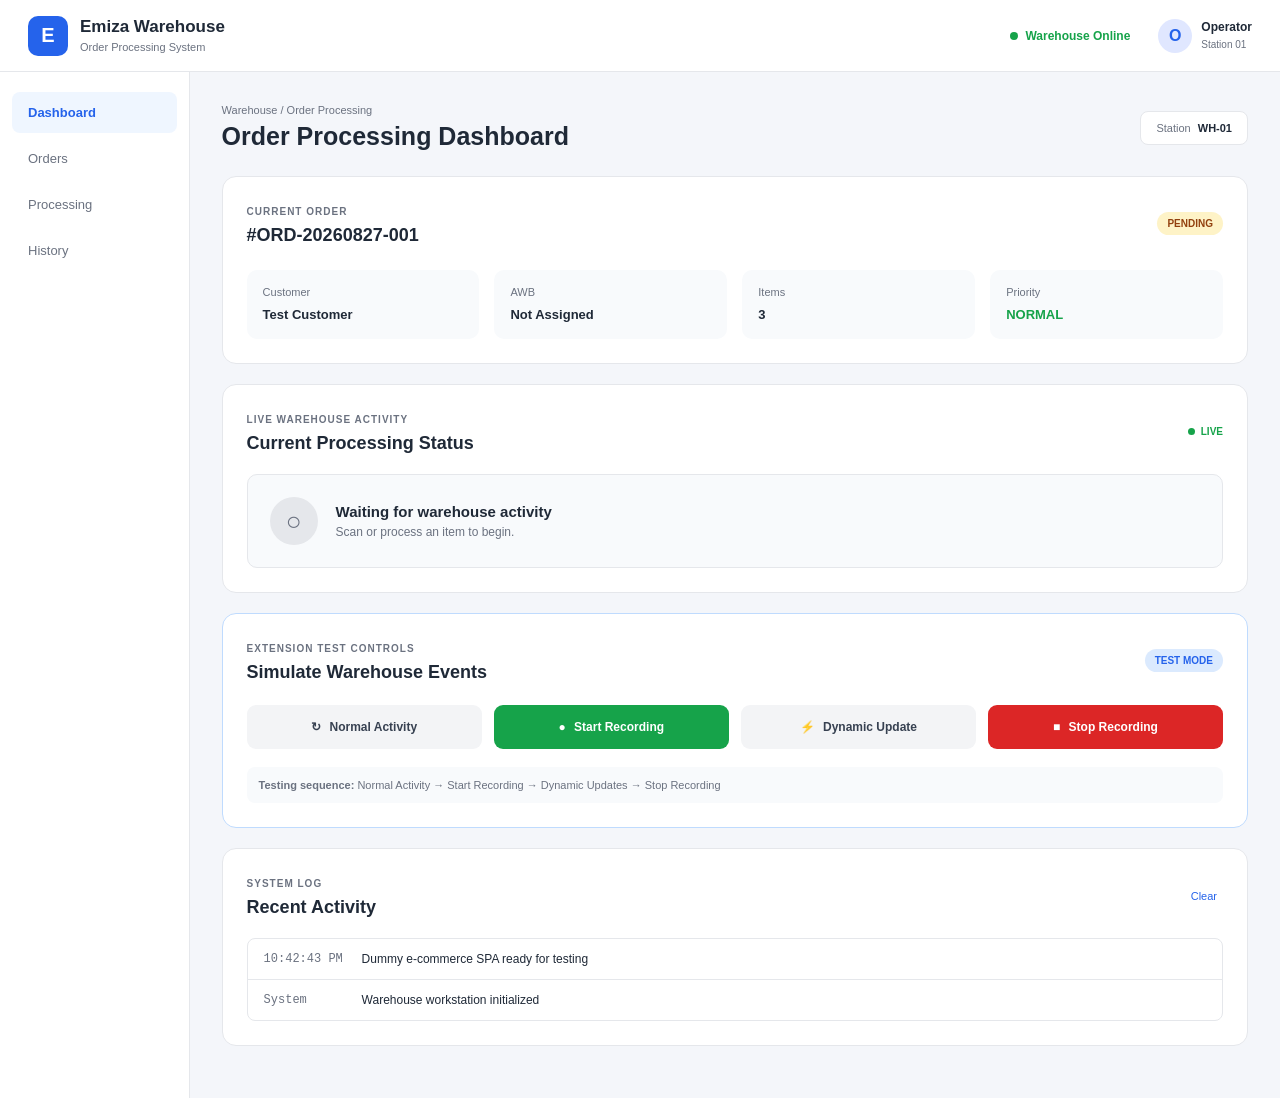
<file: demo-01/index.html>
<!DOCTYPE html>
<html lang="en">

<head>
    <meta charset="UTF-8">

    <meta
        name="viewport"
        content="width=device-width, initial-scale=1.0"
    >

    <title>
        Emiza Warehouse Demo
    </title>

    <link
        rel="stylesheet"
        href="style.css"
    >
</head>

<body>

    <div class="app">

        <!-- HEADER -->

        <header class="header">

            <div class="brand">

                <div class="logo">
                    E
                </div>

                <div>

                    <h1>
                        Emiza Warehouse
                    </h1>

                    <span>
                        Order Processing System
                    </span>

                </div>

            </div>


            <div class="header-right">

                <div class="warehouse-status">

                    <span class="online-dot"></span>

                    Warehouse Online

                </div>


                <div class="user">

                    <div class="avatar">
                        O
                    </div>

                    <div>

                        <strong>
                            Operator
                        </strong>

                        <small>
                            Station 01
                        </small>

                    </div>

                </div>

            </div>

        </header>


        <!-- MAIN -->

        <div class="layout">


            <!-- SIDEBAR -->

            <aside class="sidebar">

                <button
                    class="nav-item active"
                    data-page="dashboard"
                >
                    Dashboard
                </button>


                <button
                    class="nav-item"
                    data-page="orders"
                >
                    Orders
                </button>


                <button
                    class="nav-item"
                    data-page="processing"
                >
                    Processing
                </button>


                <button
                    class="nav-item"
                    data-page="history"
                >
                    History
                </button>

            </aside>


            <!-- CONTENT -->

            <main class="main-content">


                <div class="page-header">

                    <div>

                        <div class="breadcrumb">
                            Warehouse / Order Processing
                        </div>

                        <h2 id="pageTitle">
                            Order Processing Dashboard
                        </h2>

                    </div>


                    <div class="station-badge">

                        Station

                        <strong>
                            WH-01
                        </strong>

                    </div>

                </div>


                <!-- ORDER CARD -->

                <section class="order-card">

                    <div class="order-card-header">

                        <div>

                            <span class="section-label">
                                CURRENT ORDER
                            </span>

                            <h3>
                                #ORD-20260827-001
                            </h3>

                        </div>


                        <span
                            id="orderStateBadge"
                            class="badge pending"
                        >
                            PENDING
                        </span>

                    </div>


                    <div class="order-grid">

                        <div class="info-item">

                            <span>
                                Customer
                            </span>

                            <strong>
                                Test Customer
                            </strong>

                        </div>


                        <div class="info-item">

                            <span>
                                AWB
                            </span>

                            <strong>
                                Not Assigned
                            </strong>

                        </div>


                        <div class="info-item">

                            <span>
                                Items
                            </span>

                            <strong>
                                3
                            </strong>

                        </div>


                        <div class="info-item">

                            <span>
                                Priority
                            </span>

                            <strong class="normal-priority">
                                NORMAL
                            </strong>

                        </div>

                    </div>

                </section>


                <!-- THIS IS THE DIV YOUR EXTENSION WATCHES -->

                <section class="activity-card">

                    <div class="activity-header">

                        <div>

                            <span class="section-label">
                                LIVE WAREHOUSE ACTIVITY
                            </span>

                            <h3>
                                Current Processing Status
                            </h3>

                        </div>


                        <div class="live-status">

                            <span></span>

                            LIVE

                        </div>

                    </div>


                    <div
                        id="recording-status"
                        class="recording-status"
                    >

                        <div class="status-icon pending-icon">

                            ○

                        </div>


                        <div>

                            <div class="status-title">
                                Waiting for warehouse activity
                            </div>

                            <div class="status-description">

                                Scan or process an item to begin.

                            </div>

                        </div>

                    </div>

                </section>


                <!-- TEST CONTROLS -->

                <section class="test-card">

                    <div class="test-header">

                        <div>

                            <span class="section-label">
                                EXTENSION TEST CONTROLS
                            </span>

                            <h3>
                                Simulate Warehouse Events
                            </h3>

                        </div>


                        <span class="test-badge">
                            TEST MODE
                        </span>

                    </div>


                    <div class="button-grid">

                        <button
                            id="btnNormal"
                            class="btn secondary"
                        >

                            <span class="button-icon">
                                ↻
                            </span>

                            Normal Activity

                        </button>


                        <button
                            id="btnStart"
                            class="btn start"
                        >

                            <span class="button-icon">
                                ●
                            </span>

                            Start Recording

                        </button>


                        <button
                            id="btnUpdate"
                            class="btn secondary"
                        >

                            <span class="button-icon">
                                ⚡
                            </span>

                            Dynamic Update

                        </button>


                        <button
                            id="btnStop"
                            class="btn stop"
                        >

                            <span class="button-icon">
                                ■
                            </span>

                            Stop Recording

                        </button>

                    </div>


                    <div class="test-note">

                        <strong>
                            Testing sequence:
                        </strong>

                        Normal Activity →
                        Start Recording →
                        Dynamic Updates →
                        Stop Recording

                    </div>

                </section>


                <!-- ACTIVITY LOG -->

                <section class="log-card">

                    <div class="log-header">

                        <div>

                            <span class="section-label">
                                SYSTEM LOG
                            </span>

                            <h3>
                                Recent Activity
                            </h3>

                        </div>


                        <button
                            id="clearLog"
                            class="clear-button"
                        >
                            Clear
                        </button>

                    </div>


                    <div
                        id="activity-log"
                        class="activity-log"
                    >

                        <div class="log-item">

                            <span class="log-time">
                                System
                            </span>

                            <span>
                                Warehouse workstation initialized
                            </span>

                        </div>

                    </div>

                </section>


            </main>

        </div>

    </div>


    <script
        src="app.js"
    ></script>

</body>

</html>
</file>
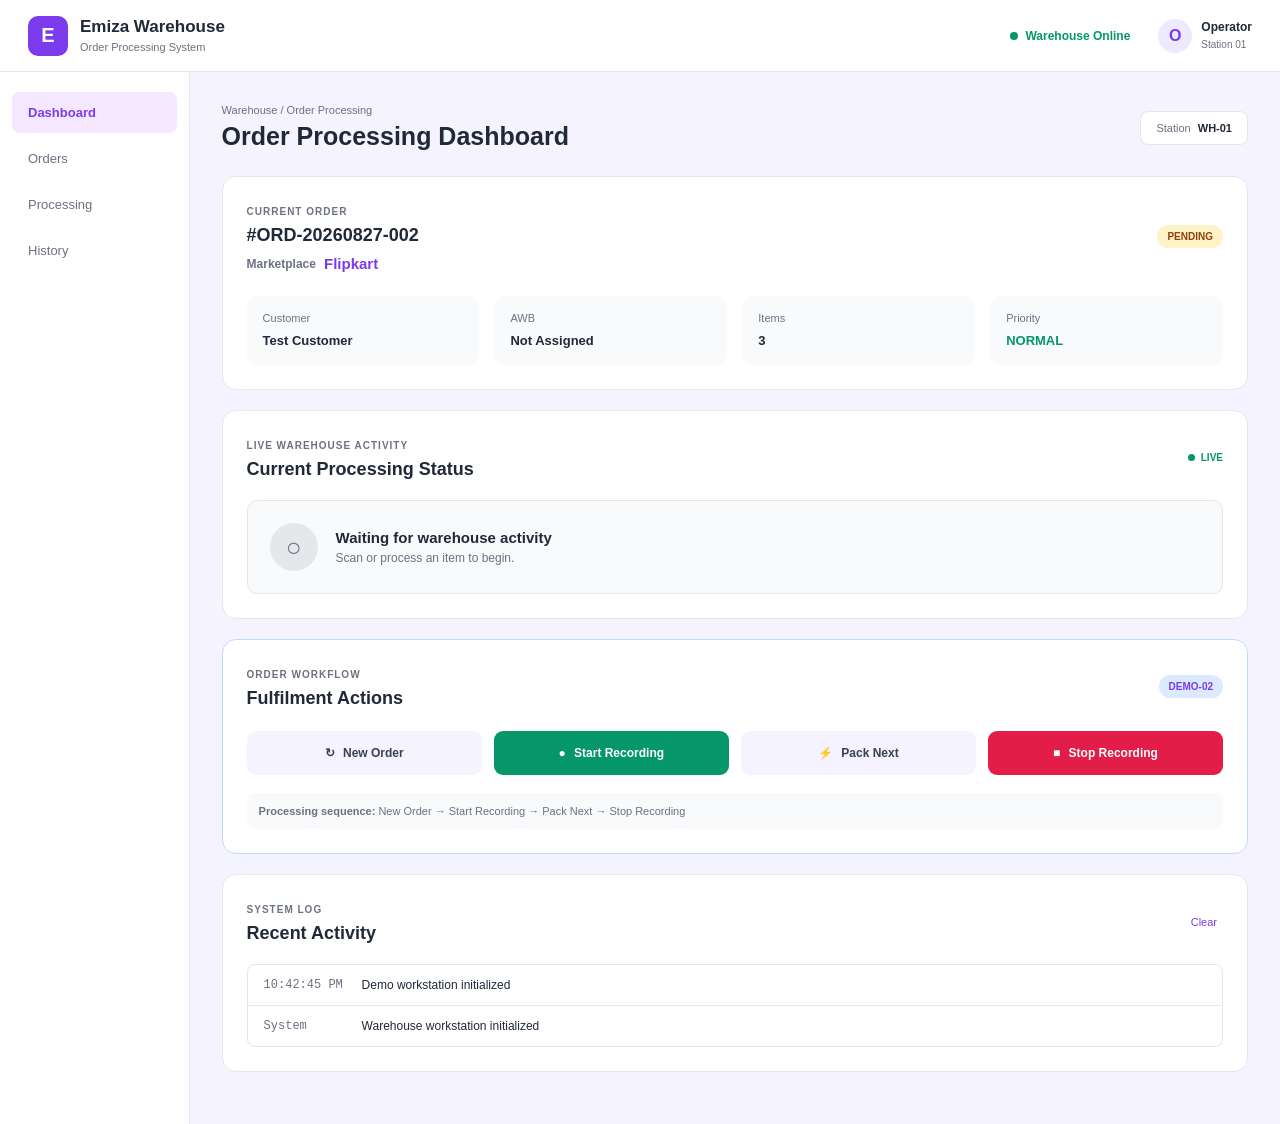
<file: demo-02/index.html>
<!DOCTYPE html>
<html lang="en">

<head>
    <meta charset="UTF-8">

    <meta
        name="viewport"
        content="width=device-width, initial-scale=1.0"
    >

    <title>Emiza Warehouse — Demo-02</title>

    <link
        rel="stylesheet"
        href="style.css"
    >
</head>

<body>

    <div class="app">

        <!-- HEADER -->

        <header class="header">

            <div class="brand">

                <div class="logo">
                    E
                </div>

                <div>

                    <h1>
                        Emiza Warehouse
                    </h1>

                    <span>
                        Order Processing System
                    </span>

                </div>

            </div>


            <div class="header-right">

                <div class="warehouse-status">

                    <span class="online-dot"></span>

                    Warehouse Online

                </div>


                <div class="user">

                    <div class="avatar">
                        O
                    </div>

                    <div>

                        <strong>
                            Operator
                        </strong>

                        <small>
                            Station 01
                        </small>

                    </div>

                </div>

            </div>

        </header>


        <!-- MAIN -->

        <div class="layout">


            <!-- SIDEBAR -->

            <aside class="sidebar">

                <button
                    class="nav-item active"
                    data-page="dashboard"
                >
                    Dashboard
                </button>


                <button
                    class="nav-item"
                    data-page="orders"
                >
                    Orders
                </button>


                <button
                    class="nav-item"
                    data-page="processing"
                >
                    Processing
                </button>


                <button
                    class="nav-item"
                    data-page="history"
                >
                    History
                </button>

            </aside>


            <!-- CONTENT -->

            <main class="main-content">


                <div class="page-header">

                    <div>

                        <div class="breadcrumb">
                            Warehouse / Order Processing
                        </div>

                        <h2 id="pageTitle">
                            Order Processing Dashboard
                        </h2>

                    </div>


                    <div class="station-badge">

                        Station

                        <strong>
                            WH-01
                        </strong>

                    </div>

                </div>


                <!-- ORDER CARD -->

                <section class="order-card">

                    <div class="order-card-header">

                        
                        <div>

                            <span class="section-label">
                                CURRENT ORDER
                            </span>


                            <h3 id="orderNumber">
                                #ORD-20260827-002
                            </h3>


                            <div class="order-marketplace">

                                <span>
                                    Marketplace
                                </span>

                                <strong>
                                    Flipkart
                                </strong>

                            </div>

                        </div>


<span
                            id="orderStateBadge"
                            class="badge pending"
                        >
                            PENDING
                        </span>

                    </div>


                    <div class="order-grid">

                        <div class="info-item">

                            <span>
                                Customer
                            </span>

                            <strong>
                                Test Customer
                            </strong>

                        </div>


                        <div class="info-item">

                            <span>
                                AWB
                            </span>

                            <strong>
                                Not Assigned
                            </strong>

                        </div>


                        <div class="info-item">

                            <span>
                                Items
                            </span>

                            <strong>
                                3
                            </strong>

                        </div>


                        <div class="info-item">

                            <span>
                                Priority
                            </span>

                            <strong class="normal-priority">
                                NORMAL
                            </strong>

                        </div>

                    </div>

                </section>



                <!-- THIS IS THE DIV YOUR EXTENSION WATCHES -->

                <section class="activity-card">

                    <div class="activity-header">

                        <div>

                            <span class="section-label">
                                LIVE WAREHOUSE ACTIVITY
                            </span>

                            <h3>
                                Current Processing Status
                            </h3>

                        </div>


                        <div class="live-status">

                            <span></span>

                            LIVE

                        </div>

                    </div>


                    <div
                        id="packing-status"
                        class="recording-status"
                    >

                        <div class="status-icon pending-icon">

                            ○

                        </div>


                        <div>

                            <div class="status-title">
                                Waiting for warehouse activity
                            </div>

                            <div class="status-description">

                                Scan or process an item to begin.

                            </div>

                        </div>

                    </div>

                </section>


                <!-- DEMO CONTROLS -->

                <section class="test-card">

                    <div class="test-header">

                        <div>

                            <span class="section-label">
                                ORDER WORKFLOW
                            </span>


                            <h3>
                                Fulfilment Actions
                            </h3>

                        </div>


                        <span class="test-badge">
                            DEMO-02
                        </span>

                    </div>


                    <div class="button-grid">

                        <button
                            id="btnNormal"
                            class="btn secondary"
                            type="button"
                        >

                            <span class="button-icon">
                                ↻
                            </span>

                            New Order

                        </button>


                        <button
                            id="btnStart"
                            class="btn start"
                            type="button"
                        >

                            <span class="button-icon">
                                ●
                            </span>

                            Start Recording

                        </button>


                        <button
                            id="btnUpdate"
                            class="btn secondary"
                            type="button"
                        >

                            <span class="button-icon">
                                ⚡
                            </span>

                            Pack Next

                        </button>


                        <button
                            id="btnStop"
                            class="btn stop"
                            type="button"
                        >

                            <span class="button-icon">
                                ■
                            </span>

                            Stop Recording

                        </button>

                    </div>


                    <div class="test-note">

                        <strong>
                            Processing sequence:
                        </strong>

                        New Order →
                        Start Recording →
                        Pack Next →
                        Stop Recording

                    </div>

                </section>


                <!-- ACTIVITY LOG -->

                <section class="log-card">

                    <div class="log-header">

                        <div>

                            <span class="section-label">
                                SYSTEM LOG
                            </span>

                            <h3>
                                Recent Activity
                            </h3>

                        </div>


                        <button
                            id="clearLog"
                            class="clear-button"
                        >
                            Clear
                        </button>

                    </div>


                    <div
                        id="activity-log"
                        class="activity-log"
                    >

                        <div class="log-item">

                            <span class="log-time">
                                System
                            </span>

                            <span>
                                Warehouse workstation initialized
                            </span>

                        </div>

                    </div>

                </section>


            </main>

        </div>

    </div>


    <script
        src="app.js"
    ></script>

</body>

</html>
</file>
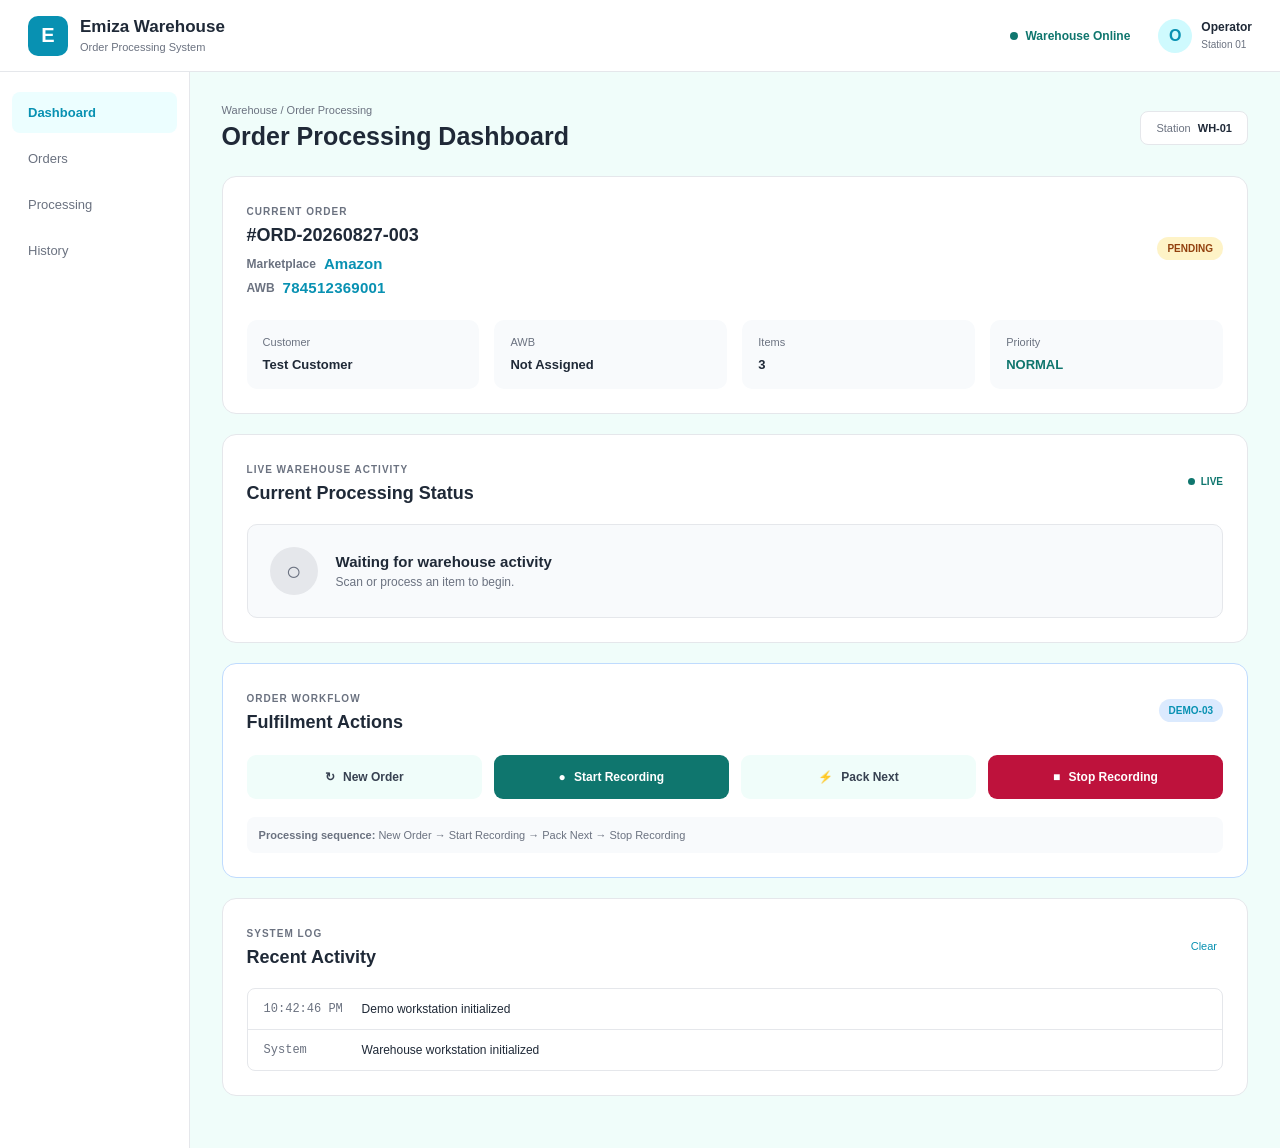
<file: demo-03/index.html>
<!DOCTYPE html>
<html lang="en">

<head>
    <meta charset="UTF-8">

    <meta
        name="viewport"
        content="width=device-width, initial-scale=1.0"
    >

    <title>Emiza Warehouse — Demo-03</title>

    <link
        rel="stylesheet"
        href="style.css"
    >
</head>

<body>

    <div class="app">

        <!-- HEADER -->

        <header class="header">

            <div class="brand">

                <div class="logo">
                    E
                </div>

                <div>

                    <h1>
                        Emiza Warehouse
                    </h1>

                    <span>
                        Order Processing System
                    </span>

                </div>

            </div>


            <div class="header-right">

                <div class="warehouse-status">

                    <span class="online-dot"></span>

                    Warehouse Online

                </div>


                <div class="user">

                    <div class="avatar">
                        O
                    </div>

                    <div>

                        <strong>
                            Operator
                        </strong>

                        <small>
                            Station 01
                        </small>

                    </div>

                </div>

            </div>

        </header>


        <!-- MAIN -->

        <div class="layout">


            <!-- SIDEBAR -->

            <aside class="sidebar">

                <button
                    class="nav-item active"
                    data-page="dashboard"
                >
                    Dashboard
                </button>


                <button
                    class="nav-item"
                    data-page="orders"
                >
                    Orders
                </button>


                <button
                    class="nav-item"
                    data-page="processing"
                >
                    Processing
                </button>


                <button
                    class="nav-item"
                    data-page="history"
                >
                    History
                </button>

            </aside>


            <!-- CONTENT -->

            <main class="main-content">


                <div class="page-header">

                    <div>

                        <div class="breadcrumb">
                            Warehouse / Order Processing
                        </div>

                        <h2 id="pageTitle">
                            Order Processing Dashboard
                        </h2>

                    </div>


                    <div class="station-badge">

                        Station

                        <strong>
                            WH-01
                        </strong>

                    </div>

                </div>


                <!-- ORDER CARD -->

                <section class="order-card">

                    <div class="order-card-header">

                        
                        <div>

                            <span class="section-label">
                                CURRENT ORDER
                            </span>


                            <h3 id="orderNumber">
                                #ORD-20260827-003
                            </h3>


                            <div class="order-marketplace">

                                <span>
                                    Marketplace
                                </span>

                                <strong>
                                    Amazon
                                </strong>

                            </div>


                            <div class="order-awb-header">

                                <span>
                                    AWB
                                </span>

                                <strong id="awbNumber">
                                    784512369001
                                </strong>

                            </div>

                        </div>


<span
                            id="orderStateBadge"
                            class="badge pending"
                        >
                            PENDING
                        </span>

                    </div>


                    <div class="order-grid">

                        <div class="info-item">

                            <span>
                                Customer
                            </span>

                            <strong>
                                Test Customer
                            </strong>

                        </div>


                        <div class="info-item">

                            <span>
                                AWB
                            </span>

                            <strong>
                                Not Assigned
                            </strong>

                        </div>


                        <div class="info-item">

                            <span>
                                Items
                            </span>

                            <strong>
                                3
                            </strong>

                        </div>


                        <div class="info-item">

                            <span>
                                Priority
                            </span>

                            <strong class="normal-priority">
                                NORMAL
                            </strong>

                        </div>

                    </div>

                </section>



                <!-- THIS IS THE DIV YOUR EXTENSION WATCHES -->

                <section class="activity-card">

                    <div class="activity-header">

                        <div>

                            <span class="section-label">
                                LIVE WAREHOUSE ACTIVITY
                            </span>

                            <h3>
                                Current Processing Status
                            </h3>

                        </div>


                        <div class="live-status">

                            <span></span>

                            LIVE

                        </div>

                    </div>


                    <div
                        id="recording-status"
                        class="recording-status"
                    >

                        <div class="status-icon pending-icon">

                            ○

                        </div>


                        <div>

                            <div class="status-title">
                                Waiting for warehouse activity
                            </div>

                            <div class="status-description">

                                Scan or process an item to begin.

                            </div>

                        </div>

                    </div>

                </section>


                <!-- DEMO CONTROLS -->

                <section class="test-card">

                    <div class="test-header">

                        <div>

                            <span class="section-label">
                                ORDER WORKFLOW
                            </span>


                            <h3>
                                Fulfilment Actions
                            </h3>

                        </div>


                        <span class="test-badge">
                            DEMO-03
                        </span>

                    </div>


                    <div class="button-grid">

                        <button
                            id="btnNormal"
                            class="btn secondary"
                            type="button"
                        >

                            <span class="button-icon">
                                ↻
                            </span>

                            New Order

                        </button>


                        <button
                            id="btnStart"
                            class="btn start"
                            type="button"
                        >

                            <span class="button-icon">
                                ●
                            </span>

                            Start Recording

                        </button>


                        <button
                            id="btnUpdate"
                            class="btn secondary"
                            type="button"
                        >

                            <span class="button-icon">
                                ⚡
                            </span>

                            Pack Next

                        </button>


                        <button
                            id="btnStop"
                            class="btn stop"
                            type="button"
                        >

                            <span class="button-icon">
                                ■
                            </span>

                            Stop Recording

                        </button>

                    </div>


                    <div class="test-note">

                        <strong>
                            Processing sequence:
                        </strong>

                        New Order →
                        Start Recording →
                        Pack Next →
                        Stop Recording

                    </div>

                </section>


                <!-- ACTIVITY LOG -->

                <section class="log-card">

                    <div class="log-header">

                        <div>

                            <span class="section-label">
                                SYSTEM LOG
                            </span>

                            <h3>
                                Recent Activity
                            </h3>

                        </div>


                        <button
                            id="clearLog"
                            class="clear-button"
                        >
                            Clear
                        </button>

                    </div>


                    <div
                        id="activity-log"
                        class="activity-log"
                    >

                        <div class="log-item">

                            <span class="log-time">
                                System
                            </span>

                            <span>
                                Warehouse workstation initialized
                            </span>

                        </div>

                    </div>

                </section>


            </main>

        </div>

    </div>


    <script
        src="app.js"
    ></script>

</body>

</html>
</file>
<file: demo-01/style.css>
:root {

    --primary:
        #2563eb;

    --primary-dark:
        #1d4ed8;

    --green:
        #16a34a;

    --red:
        #dc2626;

    --orange:
        #ea580c;

    --bg:
        #f4f6fa;

    --card:
        #ffffff;

    --border:
        #e5e7eb;

    --text:
        #1f2937;

    --muted:
        #6b7280;
}


* {

    box-sizing:
        border-box;
}


body {

    margin: 0;

    background:
        var(--bg);

    color:
        var(--text);

    font-family:
        Arial,
        sans-serif;
}


/* HEADER */

.header {

    height:
        72px;

    background:
        white;

    border-bottom:
        1px solid var(--border);

    display:
        flex;

    align-items:
        center;

    justify-content:
        space-between;

    padding:
        0 28px;
}


.brand {

    display:
        flex;

    align-items:
        center;

    gap:
        12px;
}


.logo {

    width:
        40px;

    height:
        40px;

    border-radius:
        10px;

    display:
        flex;

    align-items:
        center;

    justify-content:
        center;

    background:
        var(--primary);

    color:
        white;

    font-size:
        20px;

    font-weight:
        800;
}


.brand h1 {

    margin:
        0;

    font-size:
        17px;
}


.brand span {

    color:
        var(--muted);

    font-size:
        11px;
}


.header-right {

    display:
        flex;

    align-items:
        center;

    gap:
        28px;
}


.warehouse-status {

    display:
        flex;

    align-items:
        center;

    gap:
        7px;

    color:
        var(--green);

    font-size:
        12px;

    font-weight:
        600;
}


.online-dot {

    width:
        8px;

    height:
        8px;

    border-radius:
        50%;

    background:
        var(--green);
}


.user {

    display:
        flex;

    align-items:
        center;

    gap:
        9px;
}


.avatar {

    width:
        34px;

    height:
        34px;

    border-radius:
        50%;

    background:
        #e0e7ff;

    color:
        var(--primary);

    display:
        flex;

    align-items:
        center;

    justify-content:
        center;

    font-weight:
        bold;
}


.user strong {

    display:
        block;

    font-size:
        12px;
}


.user small {

    color:
        var(--muted);

    font-size:
        10px;
}


/* LAYOUT */

.layout {

    display:
        flex;

    min-height:
        calc(100vh - 72px);
}


.sidebar {

    width:
        220px;

    background:
        white;

    border-right:
        1px solid var(--border);

    padding:
        20px 12px;
}


.nav-item {

    width:
        100%;

    border:
        none;

    background:
        transparent;

    text-align:
        left;

    padding:
        13px 16px;

    margin-bottom:
        5px;

    border-radius:
        8px;

    color:
        var(--muted);

    cursor:
        pointer;

    font-size:
        13px;
}


.nav-item:hover {

    background:
        #f3f4f6;
}


.nav-item.active {

    background:
        #eff6ff;

    color:
        var(--primary);

    font-weight:
        700;
}


/* MAIN */

.main-content {

    width:
        100%;

    max-width:
        1300px;

    margin:
        0 auto;

    padding:
        32px;
}


.page-header {

    display:
        flex;

    align-items:
        center;

    justify-content:
        space-between;

    margin-bottom:
        25px;
}


.breadcrumb {

    color:
        var(--muted);

    font-size:
        11px;

    margin-bottom:
        6px;
}


.page-header h2 {

    margin:
        0;

    font-size:
        25px;
}


.station-badge {

    padding:
        10px 15px;

    background:
        white;

    border:
        1px solid var(--border);

    border-radius:
        8px;

    color:
        var(--muted);

    font-size:
        11px;
}


.station-badge strong {

    color:
        var(--text);

    margin-left:
        4px;
}


/* CARDS */

.order-card,
.activity-card,
.test-card,
.log-card {

    background:
        var(--card);

    border:
        1px solid var(--border);

    border-radius:
        14px;

    padding:
        24px;

    margin-bottom:
        20px;
}


.order-card-header,
.activity-header,
.test-header,
.log-header {

    display:
        flex;

    align-items:
        center;

    justify-content:
        space-between;
}


.section-label {

    font-size:
        10px;

    font-weight:
        800;

    color:
        var(--muted);

    letter-spacing:
        1px;
}


.order-card h3,
.activity-card h3,
.test-card h3,
.log-card h3 {

    margin:
        6px 0 0;

    font-size:
        18px;
}


.badge {

    padding:
        6px 10px;

    border-radius:
        20px;

    font-size:
        10px;

    font-weight:
        800;
}


.badge.pending {

    background:
        #fef3c7;

    color:
        #92400e;
}


.order-grid {

    display:
        grid;

    grid-template-columns:
        repeat(4, 1fr);

    gap:
        15px;

    margin-top:
        24px;
}


.info-item {

    padding:
        16px;

    background:
        #f8fafc;

    border-radius:
        10px;
}


.info-item span {

    display:
        block;

    color:
        var(--muted);

    font-size:
        11px;

    margin-bottom:
        7px;
}


.info-item strong {

    font-size:
        13px;
}


.normal-priority {

    color:
        var(--green);
}


/* LIVE STATUS */

.live-status {

    display:
        flex;

    align-items:
        center;

    gap:
        6px;

    color:
        var(--green);

    font-size:
        10px;

    font-weight:
        bold;
}


.live-status span {

    width:
        7px;

    height:
        7px;

    border-radius:
        50%;

    background:
        var(--green);
}


.recording-status {

    display:
        flex;

    align-items:
        center;

    gap:
        18px;

    padding:
        22px;

    margin-top:
        20px;

    border:
        1px solid var(--border);

    border-radius:
        10px;

    background:
        #f8fafc;
}


.status-icon {

    width:
        48px;

    height:
        48px;

    border-radius:
        50%;

    display:
        flex;

    align-items:
        center;

    justify-content:
        center;

    font-size:
        26px;

    background:
        #e5e7eb;

    color:
        var(--muted);
}


.status-title {

    font-size:
        15px;

    font-weight:
        700;
}


.status-description {

    margin-top:
        5px;

    color:
        var(--muted);

    font-size:
        12px;
}


/* TEST AREA */

.test-card {

    border:
        1px solid #bfdbfe;
}


.test-badge {

    padding:
        6px 10px;

    border-radius:
        20px;

    background:
        #dbeafe;

    color:
        var(--primary);

    font-size:
        10px;

    font-weight:
        800;
}


.button-grid {

    display:
        grid;

    grid-template-columns:
        repeat(4, 1fr);

    gap:
        12px;

    margin-top:
        22px;
}


.btn {

    border:
        none;

    border-radius:
        9px;

    padding:
        15px 12px;

    cursor:
        pointer;

    font-weight:
        700;

    font-size:
        12px;

    transition:
        transform 0.15s,
        opacity 0.15s;
}


.btn:hover {

    transform:
        translateY(-1px);
}


.button-icon {

    margin-right:
        5px;
}


.secondary {

    background:
        #f3f4f6;

    color:
        #374151;
}


.start {

    background:
        var(--green);

    color:
        white;
}


.stop {

    background:
        var(--red);

    color:
        white;
}


.test-note {

    margin-top:
        18px;

    padding:
        12px;

    background:
        #f8fafc;

    border-radius:
        8px;

    color:
        var(--muted);

    font-size:
        11px;
}


/* LOG */

.clear-button {

    border:
        none;

    background:
        transparent;

    color:
        var(--primary);

    cursor:
        pointer;

    font-size:
        11px;
}


.activity-log {

    margin-top:
        20px;

    max-height:
        250px;

    overflow-y:
        auto;

    border:
        1px solid var(--border);

    border-radius:
        8px;
}


.log-item {

    display:
        flex;

    gap:
        18px;

    padding:
        13px 16px;

    border-bottom:
        1px solid var(--border);

    font-size:
        12px;
}


.log-item:last-child {

    border-bottom:
        none;
}


.log-time {

    min-width:
        80px;

    color:
        var(--muted);

    font-family:
        monospace;
}


/* RESPONSIVE */

@media (max-width: 900px) {

    .sidebar {

        width:
            160px;
    }


    .order-grid,
    .button-grid {

        grid-template-columns:
            repeat(2, 1fr);
    }

}


@media (max-width: 650px) {

    .sidebar {

        display:
            none;
    }


    .main-content {

        padding:
            18px;
    }


    .header-right {

        gap:
            10px;
    }


    .warehouse-status {

        display:
            none;
    }


    .order-grid,
    .button-grid {

        grid-template-columns:
            1fr;
    }

}
</file>
<file: demo-02/style.css>
:root {

    --primary:
        #7c3aed;

    --primary-dark:
        #6d28d9;

    --green:
        #059669;

    --red:
        #e11d48;

    --orange:
        #d97706;

    --bg:
        #f5f3ff;

    --card:
        #ffffff;

    --border:
        #e5e7eb;

    --text:
        #1f2937;

    --muted:
        #6b7280;
}


* {

    box-sizing:
        border-box;
}


body {

    margin: 0;

    background:
        var(--bg);

    color:
        var(--text);

    font-family:
        Arial,
        sans-serif;
}


/* HEADER */

.header {

    height:
        72px;

    background:
        white;

    border-bottom:
        1px solid var(--border);

    display:
        flex;

    align-items:
        center;

    justify-content:
        space-between;

    padding:
        0 28px;
}


.brand {

    display:
        flex;

    align-items:
        center;

    gap:
        12px;
}


.logo {

    width:
        40px;

    height:
        40px;

    border-radius:
        10px;

    display:
        flex;

    align-items:
        center;

    justify-content:
        center;

    background:
        var(--primary);

    color:
        white;

    font-size:
        20px;

    font-weight:
        800;
}


.brand h1 {

    margin:
        0;

    font-size:
        17px;
}


.brand span {

    color:
        var(--muted);

    font-size:
        11px;
}


.header-right {

    display:
        flex;

    align-items:
        center;

    gap:
        28px;
}


.warehouse-status {

    display:
        flex;

    align-items:
        center;

    gap:
        7px;

    color:
        var(--green);

    font-size:
        12px;

    font-weight:
        600;
}


.online-dot {

    width:
        8px;

    height:
        8px;

    border-radius:
        50%;

    background:
        var(--green);
}


.user {

    display:
        flex;

    align-items:
        center;

    gap:
        9px;
}


.avatar {

    width:
        34px;

    height:
        34px;

    border-radius:
        50%;

    background:
        #ede9fe;

    color:
        var(--primary);

    display:
        flex;

    align-items:
        center;

    justify-content:
        center;

    font-weight:
        bold;
}


.user strong {

    display:
        block;

    font-size:
        12px;
}


.user small {

    color:
        var(--muted);

    font-size:
        10px;
}


/* LAYOUT */

.layout {

    display:
        flex;

    min-height:
        calc(100vh - 72px);
}


.sidebar {

    width:
        220px;

    background:
        white;

    border-right:
        1px solid var(--border);

    padding:
        20px 12px;
}


.nav-item {

    width:
        100%;

    border:
        none;

    background:
        transparent;

    text-align:
        left;

    padding:
        13px 16px;

    margin-bottom:
        5px;

    border-radius:
        8px;

    color:
        var(--muted);

    cursor:
        pointer;

    font-size:
        13px;
}


.nav-item:hover {

    background:
        #f5f3ff;
}


.nav-item.active {

    background:
        #f3e8ff;

    color:
        var(--primary);

    font-weight:
        700;
}


/* MAIN */

.main-content {

    width:
        100%;

    max-width:
        1300px;

    margin:
        0 auto;

    padding:
        32px;
}


.page-header {

    display:
        flex;

    align-items:
        center;

    justify-content:
        space-between;

    margin-bottom:
        25px;
}


.breadcrumb {

    color:
        var(--muted);

    font-size:
        11px;

    margin-bottom:
        6px;
}


.page-header h2 {

    margin:
        0;

    font-size:
        25px;
}


.station-badge {

    padding:
        10px 15px;

    background:
        white;

    border:
        1px solid var(--border);

    border-radius:
        8px;

    color:
        var(--muted);

    font-size:
        11px;
}


.station-badge strong {

    color:
        var(--text);

    margin-left:
        4px;
}


/* CARDS */

.order-card,
.activity-card,
.test-card,
.log-card {

    background:
        var(--card);

    border:
        1px solid var(--border);

    border-radius:
        14px;

    padding:
        24px;

    margin-bottom:
        20px;
}


.order-card-header,
.activity-header,
.test-header,
.log-header {

    display:
        flex;

    align-items:
        center;

    justify-content:
        space-between;
}


.section-label {

    font-size:
        10px;

    font-weight:
        800;

    color:
        var(--muted);

    letter-spacing:
        1px;
}


.order-card h3,
.activity-card h3,
.test-card h3,
.log-card h3 {

    margin:
        6px 0 0;

    font-size:
        18px;
}


.badge {

    padding:
        6px 10px;

    border-radius:
        20px;

    font-size:
        10px;

    font-weight:
        800;
}


.badge.pending {

    background:
        #fef3c7;

    color:
        #92400e;
}


.order-grid {

    display:
        grid;

    grid-template-columns:
        repeat(4, 1fr);

    gap:
        15px;

    margin-top:
        24px;
}


.info-item {

    padding:
        16px;

    background:
        #f8fafc;

    border-radius:
        10px;
}


.info-item span {

    display:
        block;

    color:
        var(--muted);

    font-size:
        11px;

    margin-bottom:
        7px;
}


.info-item strong {

    font-size:
        13px;
}


.normal-priority {

    color:
        var(--green);
}


/* LIVE STATUS */

.live-status {

    display:
        flex;

    align-items:
        center;

    gap:
        6px;

    color:
        var(--green);

    font-size:
        10px;

    font-weight:
        bold;
}


.live-status span {

    width:
        7px;

    height:
        7px;

    border-radius:
        50%;

    background:
        var(--green);
}


.recording-status {

    display:
        flex;

    align-items:
        center;

    gap:
        18px;

    padding:
        22px;

    margin-top:
        20px;

    border:
        1px solid var(--border);

    border-radius:
        10px;

    background:
        #f8fafc;
}


.status-icon {

    width:
        48px;

    height:
        48px;

    border-radius:
        50%;

    display:
        flex;

    align-items:
        center;

    justify-content:
        center;

    font-size:
        26px;

    background:
        #e5e7eb;

    color:
        var(--muted);
}


.status-title {

    font-size:
        15px;

    font-weight:
        700;
}


.status-description {

    margin-top:
        5px;

    color:
        var(--muted);

    font-size:
        12px;
}


/* TEST AREA */

.test-card {

    border:
        1px solid #bfdbfe;
}


.test-badge {

    padding:
        6px 10px;

    border-radius:
        20px;

    background:
        #dbeafe;

    color:
        var(--primary);

    font-size:
        10px;

    font-weight:
        800;
}


.button-grid {

    display:
        grid;

    grid-template-columns:
        repeat(4, 1fr);

    gap:
        12px;

    margin-top:
        22px;
}


.btn {

    border:
        none;

    border-radius:
        9px;

    padding:
        15px 12px;

    cursor:
        pointer;

    font-weight:
        700;

    font-size:
        12px;

    transition:
        transform 0.15s,
        opacity 0.15s;
}


.btn:hover {

    transform:
        translateY(-1px);
}


.button-icon {

    margin-right:
        5px;
}


.secondary {

    background:
        #f5f3ff;

    color:
        #374151;
}


.start {

    background:
        var(--green);

    color:
        white;
}


.stop {

    background:
        var(--red);

    color:
        white;
}


.test-note {

    margin-top:
        18px;

    padding:
        12px;

    background:
        #f8fafc;

    border-radius:
        8px;

    color:
        var(--muted);

    font-size:
        11px;
}


/* LOG */

.clear-button {

    border:
        none;

    background:
        transparent;

    color:
        var(--primary);

    cursor:
        pointer;

    font-size:
        11px;
}


.activity-log {

    margin-top:
        20px;

    max-height:
        250px;

    overflow-y:
        auto;

    border:
        1px solid var(--border);

    border-radius:
        8px;
}


.log-item {

    display:
        flex;

    gap:
        18px;

    padding:
        13px 16px;

    border-bottom:
        1px solid var(--border);

    font-size:
        12px;
}


.log-item:last-child {

    border-bottom:
        none;
}


.log-time {

    min-width:
        80px;

    color:
        var(--muted);

    font-family:
        monospace;
}


/* RESPONSIVE */

@media (max-width: 900px) {

    .sidebar {

        width:
            160px;
    }


    .order-grid,
    .button-grid {

        grid-template-columns:
            repeat(2, 1fr);
    }

}


@media (max-width: 650px) {

    .sidebar {

        display:
            none;
    }


    .main-content {

        padding:
            18px;
    }


    .header-right {

        gap:
            10px;
    }


    .warehouse-status {

        display:
            none;
    }


    .order-grid,
    .button-grid {

        grid-template-columns:
            1fr;
    }

}

/* Demo-02 marketplace metadata */
.order-marketplace {
    margin-top: 9px;
    display: flex;
    align-items: center;
    gap: 8px;
}
.order-marketplace span {
    color: var(--muted);
    font-size: 12px;
    font-weight: 600;
}
.order-marketplace strong {
    color: var(--primary);
    font-size: 15px;
    font-weight: 700;
}
</file>
<file: demo-03/style.css>
:root {

    --primary:
        #0891b2;

    --primary-dark:
        #0e7490;

    --green:
        #0f766e;

    --red:
        #be123c;

    --orange:
        #c2410c;

    --bg:
        #f0fdfa;

    --card:
        #ffffff;

    --border:
        #e5e7eb;

    --text:
        #1f2937;

    --muted:
        #6b7280;
}


* {

    box-sizing:
        border-box;
}


body {

    margin: 0;

    background:
        var(--bg);

    color:
        var(--text);

    font-family:
        Arial,
        sans-serif;
}


/* HEADER */

.header {

    height:
        72px;

    background:
        white;

    border-bottom:
        1px solid var(--border);

    display:
        flex;

    align-items:
        center;

    justify-content:
        space-between;

    padding:
        0 28px;
}


.brand {

    display:
        flex;

    align-items:
        center;

    gap:
        12px;
}


.logo {

    width:
        40px;

    height:
        40px;

    border-radius:
        10px;

    display:
        flex;

    align-items:
        center;

    justify-content:
        center;

    background:
        var(--primary);

    color:
        white;

    font-size:
        20px;

    font-weight:
        800;
}


.brand h1 {

    margin:
        0;

    font-size:
        17px;
}


.brand span {

    color:
        var(--muted);

    font-size:
        11px;
}


.header-right {

    display:
        flex;

    align-items:
        center;

    gap:
        28px;
}


.warehouse-status {

    display:
        flex;

    align-items:
        center;

    gap:
        7px;

    color:
        var(--green);

    font-size:
        12px;

    font-weight:
        600;
}


.online-dot {

    width:
        8px;

    height:
        8px;

    border-radius:
        50%;

    background:
        var(--green);
}


.user {

    display:
        flex;

    align-items:
        center;

    gap:
        9px;
}


.avatar {

    width:
        34px;

    height:
        34px;

    border-radius:
        50%;

    background:
        #cffafe;

    color:
        var(--primary);

    display:
        flex;

    align-items:
        center;

    justify-content:
        center;

    font-weight:
        bold;
}


.user strong {

    display:
        block;

    font-size:
        12px;
}


.user small {

    color:
        var(--muted);

    font-size:
        10px;
}


/* LAYOUT */

.layout {

    display:
        flex;

    min-height:
        calc(100vh - 72px);
}


.sidebar {

    width:
        220px;

    background:
        white;

    border-right:
        1px solid var(--border);

    padding:
        20px 12px;
}


.nav-item {

    width:
        100%;

    border:
        none;

    background:
        transparent;

    text-align:
        left;

    padding:
        13px 16px;

    margin-bottom:
        5px;

    border-radius:
        8px;

    color:
        var(--muted);

    cursor:
        pointer;

    font-size:
        13px;
}


.nav-item:hover {

    background:
        #f0fdfa;
}


.nav-item.active {

    background:
        #ecfeff;

    color:
        var(--primary);

    font-weight:
        700;
}


/* MAIN */

.main-content {

    width:
        100%;

    max-width:
        1300px;

    margin:
        0 auto;

    padding:
        32px;
}


.page-header {

    display:
        flex;

    align-items:
        center;

    justify-content:
        space-between;

    margin-bottom:
        25px;
}


.breadcrumb {

    color:
        var(--muted);

    font-size:
        11px;

    margin-bottom:
        6px;
}


.page-header h2 {

    margin:
        0;

    font-size:
        25px;
}


.station-badge {

    padding:
        10px 15px;

    background:
        white;

    border:
        1px solid var(--border);

    border-radius:
        8px;

    color:
        var(--muted);

    font-size:
        11px;
}


.station-badge strong {

    color:
        var(--text);

    margin-left:
        4px;
}


/* CARDS */

.order-card,
.activity-card,
.test-card,
.log-card {

    background:
        var(--card);

    border:
        1px solid var(--border);

    border-radius:
        14px;

    padding:
        24px;

    margin-bottom:
        20px;
}


.order-card-header,
.activity-header,
.test-header,
.log-header {

    display:
        flex;

    align-items:
        center;

    justify-content:
        space-between;
}


.section-label {

    font-size:
        10px;

    font-weight:
        800;

    color:
        var(--muted);

    letter-spacing:
        1px;
}


.order-card h3,
.activity-card h3,
.test-card h3,
.log-card h3 {

    margin:
        6px 0 0;

    font-size:
        18px;
}


.badge {

    padding:
        6px 10px;

    border-radius:
        20px;

    font-size:
        10px;

    font-weight:
        800;
}


.badge.pending {

    background:
        #fef3c7;

    color:
        #92400e;
}


.order-grid {

    display:
        grid;

    grid-template-columns:
        repeat(4, 1fr);

    gap:
        15px;

    margin-top:
        24px;
}


.info-item {

    padding:
        16px;

    background:
        #f8fafc;

    border-radius:
        10px;
}


.info-item span {

    display:
        block;

    color:
        var(--muted);

    font-size:
        11px;

    margin-bottom:
        7px;
}


.info-item strong {

    font-size:
        13px;
}


.normal-priority {

    color:
        var(--green);
}


/* LIVE STATUS */

.live-status {

    display:
        flex;

    align-items:
        center;

    gap:
        6px;

    color:
        var(--green);

    font-size:
        10px;

    font-weight:
        bold;
}


.live-status span {

    width:
        7px;

    height:
        7px;

    border-radius:
        50%;

    background:
        var(--green);
}


.recording-status {

    display:
        flex;

    align-items:
        center;

    gap:
        18px;

    padding:
        22px;

    margin-top:
        20px;

    border:
        1px solid var(--border);

    border-radius:
        10px;

    background:
        #f8fafc;
}


.status-icon {

    width:
        48px;

    height:
        48px;

    border-radius:
        50%;

    display:
        flex;

    align-items:
        center;

    justify-content:
        center;

    font-size:
        26px;

    background:
        #e5e7eb;

    color:
        var(--muted);
}


.status-title {

    font-size:
        15px;

    font-weight:
        700;
}


.status-description {

    margin-top:
        5px;

    color:
        var(--muted);

    font-size:
        12px;
}


/* TEST AREA */

.test-card {

    border:
        1px solid #bfdbfe;
}


.test-badge {

    padding:
        6px 10px;

    border-radius:
        20px;

    background:
        #dbeafe;

    color:
        var(--primary);

    font-size:
        10px;

    font-weight:
        800;
}


.button-grid {

    display:
        grid;

    grid-template-columns:
        repeat(4, 1fr);

    gap:
        12px;

    margin-top:
        22px;
}


.btn {

    border:
        none;

    border-radius:
        9px;

    padding:
        15px 12px;

    cursor:
        pointer;

    font-weight:
        700;

    font-size:
        12px;

    transition:
        transform 0.15s,
        opacity 0.15s;
}


.btn:hover {

    transform:
        translateY(-1px);
}


.button-icon {

    margin-right:
        5px;
}


.secondary {

    background:
        #f0fdfa;

    color:
        #374151;
}


.start {

    background:
        var(--green);

    color:
        white;
}


.stop {

    background:
        var(--red);

    color:
        white;
}


.test-note {

    margin-top:
        18px;

    padding:
        12px;

    background:
        #f8fafc;

    border-radius:
        8px;

    color:
        var(--muted);

    font-size:
        11px;
}


/* LOG */

.clear-button {

    border:
        none;

    background:
        transparent;

    color:
        var(--primary);

    cursor:
        pointer;

    font-size:
        11px;
}


.activity-log {

    margin-top:
        20px;

    max-height:
        250px;

    overflow-y:
        auto;

    border:
        1px solid var(--border);

    border-radius:
        8px;
}


.log-item {

    display:
        flex;

    gap:
        18px;

    padding:
        13px 16px;

    border-bottom:
        1px solid var(--border);

    font-size:
        12px;
}


.log-item:last-child {

    border-bottom:
        none;
}


.log-time {

    min-width:
        80px;

    color:
        var(--muted);

    font-family:
        monospace;
}


/* RESPONSIVE */

@media (max-width: 900px) {

    .sidebar {

        width:
            160px;
    }


    .order-grid,
    .button-grid {

        grid-template-columns:
            repeat(2, 1fr);
    }

}


@media (max-width: 650px) {

    .sidebar {

        display:
            none;
    }


    .main-content {

        padding:
            18px;
    }


    .header-right {

        gap:
            10px;
    }


    .warehouse-status {

        display:
            none;
    }


    .order-grid,
    .button-grid {

        grid-template-columns:
            1fr;
    }

}

/* Demo-03 marketplace metadata */
.order-marketplace,
.order-awb-header {
    margin-top: 9px;
    display: flex;
    align-items: center;
    gap: 8px;
}
.order-awb-header {
    margin-top: 7px;
}
.order-marketplace span,
.order-awb-header span {
    color: var(--muted);
    font-size: 12px;
    font-weight: 600;
}
.order-marketplace strong,
.order-awb-header strong {
    color: var(--primary);
    font-size: 15px;
    font-weight: 700;
}
.order-awb-header strong {
    font-family: Arial, sans-serif;
    letter-spacing: .25px;
}
</file>
